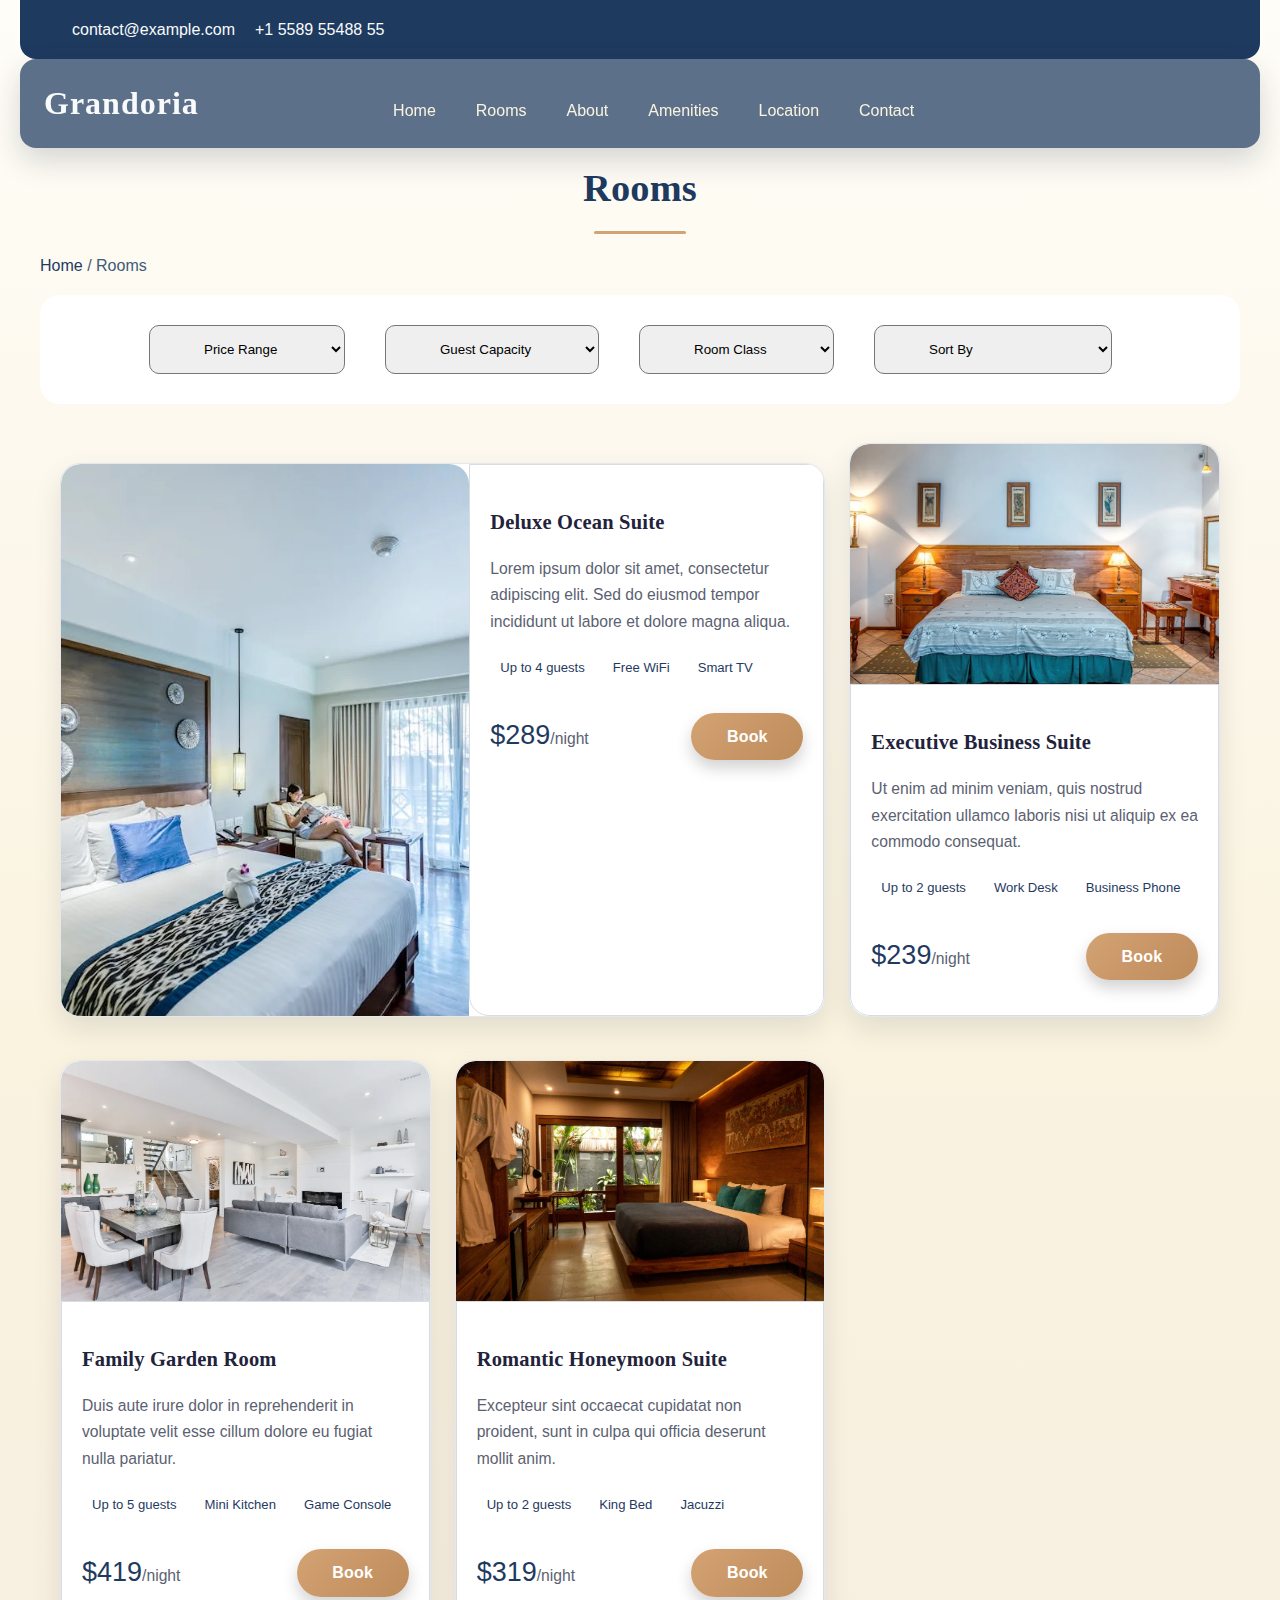
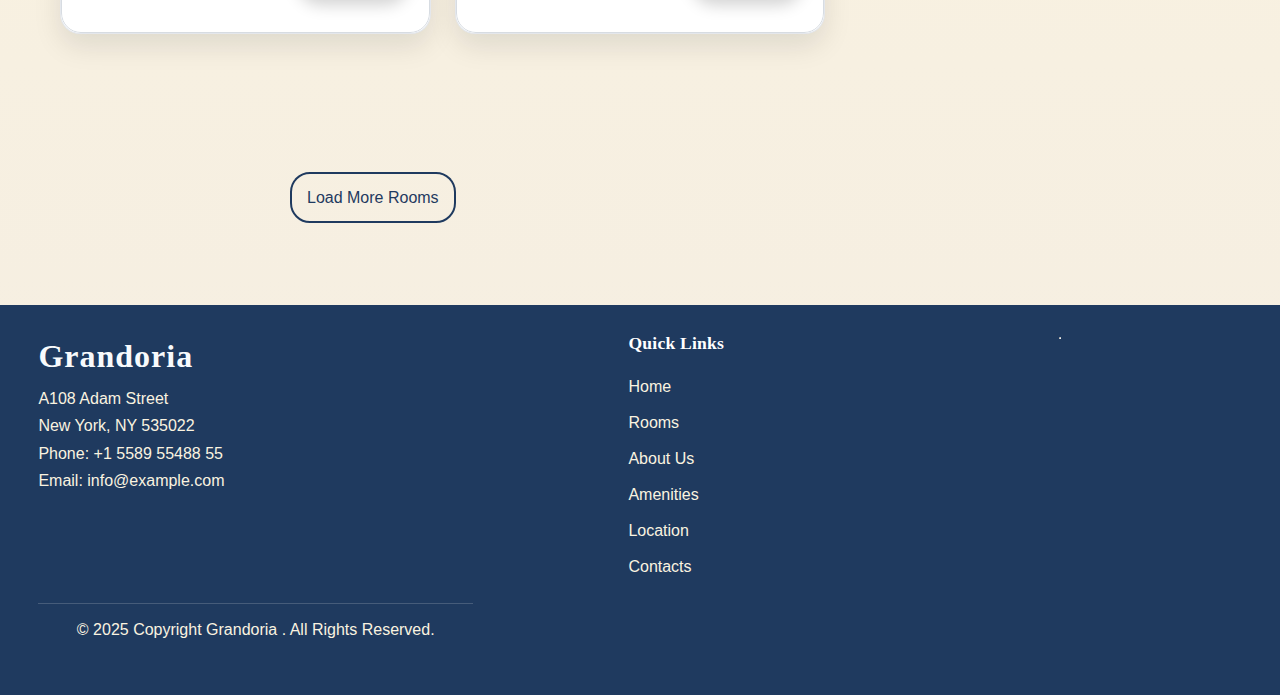
<file: rooms.html>
<html lang="en">
<head>
    <meta charset="UTF-8">
    <meta name="viewport" content="width=device-width, initial-scale=1.0">
    <title>ROOMS</title>
    <link href="style.css" rel="stylesheet">
</head>

<body>
    
     <!------------- HEADER --------==-->
    <section class="header">
        <div class="head-contact">
          <p>contact@example.com</p>
          <p>+1 5589 55488 55</p>
        </div>
        <div class="head-icon">
     
        </div>
    </section>

    <section class="nav-bar">
        <div class="logo">
            <h1>Grandoria</h1>
        </div>
        <ul  class="nav-links">
            <li><a href="index.html">Home</a></li>
            <li><a href="rooms.html">Rooms</a></li>
            <li><a href="#home">About</a></li>
            <li><a href="#home">Amenities</a></li>
            <li><a href="#home">Location</a></li>
            <li><a href="#home">Contact</a></li>
        </ul>
    </section>

    
    <!---------------------- ROOMS ---------------------->
    <section class="rooms">
        <div class="room-section">
        <div class="rooms-head">
            <h1>Rooms</h1>
            <p><a href="index.html">Home</a> <span>/ Rooms</span></p>
        </div>

        <div class="rooms-select">
            <div class="rooms-con">
                <select>
                    <option value="">Price Range</option>
                    <option value="1">$100 - $200</option>
                    <option value="2">$201 - $350</option>
                    <option value="3">$351+</option>
                </select>
                <select>
                    <option value="">Guest Capacity</option>
                    <option value="1">1-2 Guests</option>
                    <option value="2">2-4 Guests</option>
                    <option value="3">5+ Guests</option>
                </select>
                <select>
                    <option value="">Room Class</option>
                     <option value="1">Executive</option>
                     <option value="2">Popular</option>
                     <option value="3">Premium</option>
                     <option value="4">Family</option>
                     <option value="5">Bussines</option>
                </select>
                 <select>
                    <option value="">Sort By</option>
                    <option value="1">Price : Low to Hight</option>
                    <option value="2">price : High to Low</option>
                    <option value="3">Room Size</option>
                </select>
                
            </div>
        </div>
        
        <div class="rooms-container">

            <div class="room">
              <img src="img/hotel/room-1.webp">
              <div class="room-desc">
                <h3>Deluxe Ocean Suite</h3>
                <p>Lorem ipsum dolor sit amet, consectetur adipiscing elit. Sed do eiusmod tempor incididunt ut labore et dolore magna aliqua.</p>
                <div class="room-desc-icons">
                  <p>Up to 4 guests</p>
                  <p>Free WiFi</p>
                  <p>Smart TV</p>
                </div>
                <div class="book">
                      <p><span class="price">$289</span>/night</p>
                      <a href="#gg">Book</a>
                </div>
              </div>
            </div>

            <div class="room">
              <img src="img/hotel/room-6.webp">
              <div class="room-desc">
                  <h3>Executive Business Suite</h3>
                  <p>Ut enim ad minim veniam, quis nostrud exercitation ullamco laboris nisi ut aliquip ex ea commodo consequat.</p>
                <div class="room-desc-icons">
                  <p>Up to 2 guests</p>
                  <p>Work Desk</p>
                  <p>Business Phone</p>
                </div>
                <div class="book">
                      <p><span class="price">$239</span>/night</p>
                      <a href="#gg">Book</a>
                </div>
              </div>
            </div>

            <div class="room">
              <img src="img/hotel/room-15.webp">
              <div class="room-desc">
                  <h3>Family Garden Room</h3>
                  <p>Duis aute irure dolor in reprehenderit in voluptate velit esse cillum dolore eu fugiat nulla pariatur.</p>
                <div class="room-desc-icons">
                  <p>Up to 5 guests</p>
                  <p>Mini Kitchen</p>
                  <p>Game Console</p>
                </div>
                <div class="book">
                      <p><span class="price">$419</span>/night</p>
                      <a href="#gg">Book</a>
                </div>
              </div>
            </div>

            <div class="room">
              <img src="img/hotel/room-18.webp">
              <div class="room-desc">
                <h3>Romantic Honeymoon Suite</h3>
                <p>Excepteur sint occaecat cupidatat non proident, sunt in culpa qui officia deserunt mollit anim.</p>
                <div class="room-desc-icons">
                  <p>Up to 2 guests</p>
                  <p>King Bed</p>
                  <p>Jacuzzi</p>
                </div>
                <div class="book">
                      <p><span class="price">$319</span>/night</p>
                      <a href="#gg">Book</a>
                </div>
              </div>
            </div>   
        </div>
         
        <div class="load-room">
            <a href="#load">Load More Rooms</a>
         </div>

        </section>

        
    <!---------------- FOOTER -------------------->
    <section class="footer">
        <div class="logo">
            <h1>Grandoria</h1>
            <p>A108 Adam Street <br> New York, NY 535022 <br> Phone: +1 5589 55488 55 <br> Email: info@example.com</p>
        </div>
     
        <div class="QuickLinks">
            <h4>Quick Links</h4>
            <a href="index.html">Home</a>
            <a href="rooms.html">Rooms</a>
            <a href="about.html">About Us</a>
            <a href="amenities.html">Amenities</a>
            <a href="location.html">Location</a>
            <a href="contact.html">Contacts</a>
        </div>
        
        <hr> <p class="copyright">© 2025 Copyright Grandoria . All Rights Reserved.</p><br>

    </section>

</body>
</html>
</file>
<file: style.css>
html{
    scroll-behavior: smooth;
}
.color{
  .nav-color: rgba(255, 255, 255, 0.6);  /* The default color of the main navmenu links */
  color: var(--text-on-dark); /* Applied to main navmenu links when they are hovered over or active */
  background-color: var(--text-on-dark); /* Used as the background color for mobile navigation menu */
  color: var(--text-on-dark); /* Used as the background color for dropdown items that appear when hovering over primary navigation items */
  --nav-dropdown-color: var(--secondary); /* Used for navigation links of the dropdown items in the navigation menu. */
  -dropdown-hover-color: var(--primary); /* Similar to --nav-hover-color, this color is applied to dropdown navigation links when they are hovered over. */
}

.top-contact{
    display: flex;
    justify-content: space-between;
    align-items: center;
    gap: 12px;
    padding: 8px 18px;
    background: rgba(31, 58, 95, 0.94);
    color: var(--text-on-dark);
}

.top-contact-info{
    display: flex;
    flex-wrap: wrap;
    gap: 16px;
}

.top-contact-info a{
    color: var(--text-on-dark);
    text-decoration: none;
    font-size: 0.88rem;
    opacity: 0.9;
}

.top-contact-info a:hover{
    opacity: 1;
}

.top-socials,
.footer-socials{
    display: flex;
    align-items: center;
    gap: 8px;
}

.social-link{
    width: 34px;
    height: 34px;
    border-radius: 50%;
    display: inline-grid;
    place-items: center;
    color: var(--text-on-dark);
    background: rgba(255, 255, 255, 0.14);
    border: 1px solid rgba(255, 255, 255, 0.24);
    transition: transform var(--dur-fast) var(--ease-smooth), background-color var(--dur-fast) var(--ease-smooth), border-color var(--dur-fast) var(--ease-smooth);
}

.social-link:hover{
    transform: translateY(-2px);
    background: rgba(212, 163, 115, 0.28);
    border-color: rgba(212, 163, 115, 0.8);
}

.social-link svg{
    width: 16px;
    height: 16px;
}

@media (max-width: 767.9px){
    .top-contact{
        flex-direction: column;
        align-items: flex-start;
        padding: 8px 12px;
    }

    .top-contact-info{
        gap: 10px;
    }
}

body{
    margin: 0;
    background-color: var(--surface);
    color: var(--text);
    font-family: sans-serif;
}

:root{
    --primary: #1f3a5f;
    --secondary: #3e5c76;
    --accent: #d4a373;
    --accent-strong: #be8b5b;
    --surface: #faf3e0;
    --card-bg: #ffffff;
    --text: #22223b;
    --text-muted: #5b6171;
    --text-on-dark: #f8fafc;
    --line: #d7dce2;
    --ease-smooth: cubic-bezier(0.22, 1, 0.36, 1);
    --dur-fast: 220ms;
    --dur-med: 420ms;
}

@keyframes fadeUpIn {
    from {
        opacity: 0;
        transform: translateY(28px);
    }
    to {
        opacity: 1;
        transform: translateY(0);
    }
}

.header{
    background-color:var(--primary);
    display: flex;
    justify-content: space-between;
    color: var(--text-on-dark);
}

.head-contact{
    display: flex;
    padding: 0 40px;
    gap:20px;
}

.nav-bar{
    display: flex;
    background-color:var(--secondary);
    justify-content: space-between;
}

.logo h1{
    color: var(--text-on-dark);
    font-family: "Cinzel Decorative", serif;
    letter-spacing: 1px;
    margin-left: 10%;
}

.nav-links{
    display: flex;
    list-style-type: none;
    gap: 40px;
    margin-top: 2.5%;
    margin-right: 27%;
}

.nav-links a{
    text-decoration: none;
    color: var(--surface);
}

.nav-links a:hover{
    color: var(--text-on-dark);
}

@media(max-width:767.9px){
    .nav-links{
        display:none;
}
}

@media(min-width:768px){
    .logo h1{
    color: var(--text-on-dark);
    margin-left: 25%;
}
}

/* ========== HERO =============*/
.hero{
    position: relative;
    overflow: hidden;
    height: 88%;
    margin-top: -50%;
    border-radius: none;
}

.hero-slideshow{
    position: absolute;
    inset: 0;
    z-index: -1;
}

.hero img{
     border-radius: none;
}

.hero-slide{
    position: absolute;
    inset: 0;
    width: 100%;
    height: 100%;
    object-fit: cover;
    opacity: 0;
    transition: opacity 1s ease-in-out;
}

.hero-slide.active{
    opacity: 1;
}

.overlay{
  position: absolute;
  inset: 0;
  background-color: rgba(0, 0, 0, 0.5);
  z-index: 0;
}

.hero-contents ,.hero-form{
    z-index: 10;
    position: relative;
    padding: 20px;
}

.nav-bar, .header{
     z-index: 10;
    position: relative;
}

.hero-contents h1{
   font-size: 40px;
   font-weight: bold;
   color: var(--text-on-dark);
}

.hero-contents p{
    color: var(--surface);
    font-size: 18px;
}

.booking{
    background-color: var(--card-bg);
    display: flex;
    flex-direction: column;
    padding: 20px;
    border-radius: 20px;
    gap: 20px;
}
.booking input, .booking select, .booking textarea{
    padding: 15px;
    border-radius: 10px;
    border: 1px solid var(--line);
}

.booking button{
   background-color:var(--accent);
   color: var(--text-on-dark);
   font-size: 18px;
   width: 50%;
   margin-left: 20%;
   padding: 15px;
   border: none;
   border-radius: 20px;
}

.booking h2{
    text-align: center;
}

.hero-cta{
    display: flex;
    flex-direction: row;
    gap: 20px;
    margin-top: 10%;
}

.hero-cta a{
    text-decoration: none;
    border-radius: 20px;
    padding: 15px;
    transition: transform var(--dur-fast) var(--ease-smooth), box-shadow var(--dur-fast) var(--ease-smooth), background-color var(--dur-fast) var(--ease-smooth), color var(--dur-fast) var(--ease-smooth);
}

.hero-cta a:hover{
    transform: translateY(-2px);
    box-shadow: 0 10px 24px rgba(0, 0, 0, 0.25);
}

.hr-1 a{
    background-color: var(--accent);
    color: var(--text-on-dark);
    border: 2px solid var(--accent);
}

.hr-2 a{
    border: 2px solid var(--text-on-dark);
    color: var(--text-on-dark);
}

@media(min-width:768px) {
    .hero{
    display: grid;
    grid-template-columns: repeat(2,1fr);
}
    
   .hero-contents{
    padding: 40px;
   }
   .booking{
    display: grid;
    grid-template-columns: repeat(2,1fr);
    flex-wrap: wrap;
    margin-top: 10%;
   }

    .booking textarea{
        max-height: 50px;
        min-height: 50px;
        min-width: 260px;
        max-width: 260px;
    }

    .booking button{
       font-size: 18px;
       width: 100%;
       margin-left: 50%;
       padding: 15px;
}

    .hero-cta{
        margin-top: 7%;
    }
}


/* ========== ABOUT ========= */
.about{
    margin-top: 20%;
    padding: 10px;
    animation: fadeUpIn .8s var(--ease-smooth) both;
}
.abt-image{
    padding: 10px;
    position: relative;
    display: flex;
    justify-content: center;
    height: 80%;
    margin-top: 30%;
}

.abt-main{
   width: 100%;
   max-width: 560px;
   margin-top: 15%;
   height: 80%;
   border-radius: 24px;
   overflow: hidden;
   position: relative;
   background-color: transparent;
}

.abt-main img {
   width: 100%;
   margin-top: 2%;
   border-radius: 20px;
   object-fit: cover;
   height: -40px;
   transition: transform var(--dur-med) var(--ease-smooth), filter var(--dur-med) var(--ease-smooth);
}

.abt-main::before{
    content: "";
    position: absolute;
    inset: 0;
    z-index: 2;
    pointer-events: none;
    transition: opacity var(--dur-med) var(--ease-smooth);
}

.abt-main::after{
    content: "";
    position: absolute;
    inset: 16px;
    border-radius: 16px;
    z-index: 3;
    pointer-events: none;
    transition: opacity var(--dur-med) var(--ease-smooth), transform var(--dur-med) var(--ease-smooth);
}

.abt-main:hover img{
    transform: scale(1.04);
    filter: saturate(1.08);
}

.abt-main:hover::before{
    opacity: 0.62;
}

.abt-main:hover::after{
    opacity: 0.9;
    transform: scale(0.98);
}

.abt-cont{
    padding: 20px;
    text-align: center;
}

.abt-cont-desc{
    color:var(--primary);
    font-size: 20px;
}

.abt-cont p{
    color:var(--text-muted);
}

.abt-cont-numb{
   margin-top: 15%;
}

.abt-cont-item h2{
    color: var(--primary);
    font-size: 33px;
}

.abt-cont-item p{
    margin-top: -5%;
}

.abt-cta{
    margin-top: 10%;
}

.abt-cta a{
    text-decoration: none;
    padding: 15px 100px;
    border-radius: 10px;
    width: 100%;
    transition: transform var(--dur-fast) var(--ease-smooth), box-shadow var(--dur-fast) var(--ease-smooth), background-color var(--dur-fast) var(--ease-smooth), color var(--dur-fast) var(--ease-smooth);
}

.abt-cta a:hover{
    transform: translateY(-2px);
    box-shadow: 0 8px 20px rgba(0, 0, 0, 0.16);
}

.abt-cta-1 a{
    color: var(--text-on-dark);
    background-color: var(--accent);
}

.abt-cta-2{
    margin-top: 13%;
}
.abt-cta-2 a{
    color:var(--primary);
    background-color: transparent;
    border: 2px solid var(--primary);
}

@media(min-width:768px){
    .about{
        display: grid;
        grid-template-columns: repeat(2,1fr);
        margin-top: 5%;
    }
    .abt-image{
        margin-top: 8%;
    }
    .abt-main img {
        height: 500px;
    }

    .abt-cta{
        display: flex;
        gap: 20px;
    }

    .abt-cta a{
       padding: 15px 80px;
       border-radius: 10px;
       width: 100%;
}   
    .abt-cta-2{
    margin-top: 0%;
}

    .abt-cont-numb{
        display: flex;
        gap: 20px;
        margin-left: 10%;
        margin-top: -3%;
    }
}
/* ============= ROOMS ===============*/
.rooms{
    padding: 20px;
    animation: fadeUpIn .8s var(--ease-smooth) both;
}

.room{
    margin-top: 5%;
    transition: transform var(--dur-med) var(--ease-smooth), box-shadow var(--dur-med) var(--ease-smooth);
}

.rooms .room:hover,
.events .room:hover,
.offers .room:hover{
    transform: translateY(-8px);
}

.rooms h1{
    text-align: center;
}
.room img{
    border-radius: 20px 20px 0 0;
    width: 100%;
    height: 20%;
    transition: transform var(--dur-med) var(--ease-smooth);
}

.room-desc{
    padding: 10px;
    border: 1px solid var(--line);
    border-radius: 0 0 20px 20px;
    transition: box-shadow var(--dur-med) var(--ease-smooth), border-color var(--dur-med) var(--ease-smooth);
}

.rooms .room:hover .room-desc,
.events .room:hover .room-desc,
.offers .room:hover .room-desc{
    box-shadow: 0 12px 28px rgba(0, 0, 0, 0.14);
    border-color: rgba(31, 58, 95, 0.24);
}


.room-desc-icons{
    display: flex;
    gap: 20px;
    margin-top: -5%;
}

.room-desc p{
    color: var(--text-muted);
}

.room-desc span{
    color:var(--primary);
    font-size: 27px;
}

.book{
    margin-top: -2%;
    display: flex;
    justify-content: space-between;
}

.book a{
    color: var(--text-on-dark);
    padding: 10px 30px;
    text-align: center;
    height: 20%;
    border-radius: 10px;
    background-color: var(--accent);
    text-decoration: none;
    transition: transform var(--dur-fast) var(--ease-smooth), background-color var(--dur-fast) var(--ease-smooth), box-shadow var(--dur-fast) var(--ease-smooth);
}

.book a:hover{
    transform: translateY(-2px);
    background-color: var(--accent-strong);
    box-shadow: 0 8px 18px rgba(0, 0, 0, 0.2);
}

.rooms-container-2{
    text-align: center;
}

.rooms-container-2 .book{
    text-align: center;
}

@media(min-width:768px){
    .rooms-container, .rooms-container-2, .events-co , .offers-container{
        display: grid;
        grid-template-columns: repeat(6,1fr);
        gap: 20px;
    }

    .room{
        display: grid;
        grid-column: span 2;
    }

    .room img{
        height: auto;
    }
}

/* ========== EVENTS ==========*/
.events{
    padding: 20px;
    animation: fadeUpIn .8s var(--ease-smooth) both;
}

.events h1{
    text-align: center;
}

.events h2{
   color: var(--primary);
}
.events p{
    color: var(--text-muted);
}
.events .room-desc-icons{
    display: flex;
    flex-direction: column;
    gap: 0;
    margin-top: -6%;
}

.events .room a , .offers .room a{
    color: var(--primary);
    text-decoration: none;
    font-weight: bold;
}

.events .room-desc{
    padding: 20px 20px;
    margin-top: -7%;
}

.events .room img{
    height: 20%;
}

@media(min-width:768px){
   .events .room img{
    height: 80%;
}

   .events .room-desc{
    margin-top: -14%;
}
}

/* ===========  OFFERS ==========*/
.offers h1{
   text-align: center;
}

.offers{
    animation: fadeUpIn .8s var(--ease-smooth) both;
}

.offers .room{
    padding: 20px;
}

.offers .room-desc{
    border: 2px solid var(--primary);
}

.offers .room img{
    border:2px solid ;
    border-bottom: none;
}

.offers .room img{
    height: 100%;
    width: 120%;
    margin-left: -6%;
    margin-top: -6%;
    border: none;
}

.offers .offers-price{
    text-decoration: line-through;
    color:var(--text-muted);
    font-size: 16px;
}

.offers .price{
    color:var(--primary);
    font-size: 25px;
    margin-left: 2%;
}

.offers .room-desc a {
    text-decoration: none;
    background-color: var(--accent);
    color: var(--text-on-dark);
    border-radius: 10px;
    padding: 15px 100px;
    transition: transform var(--dur-fast) var(--ease-smooth), background-color var(--dur-fast) var(--ease-smooth), box-shadow var(--dur-fast) var(--ease-smooth);
}

.offers .room-desc a:hover{
    transform: translateY(-2px);
}

.offers .room-desc .bookk, .offers .room-desc .bookkk{
    margin-top: 10%;
    width: 100%;
    margin-left: 10%;
}

.offers .room-desc .bookkk a{
     padding: 15px 80px;
}

@media(min-width:768px){
    .offers .room img{
        height: auto;
    }
}
/* ========== LOCATION-BRIF ============ */
.location-brief{
    padding: 40px;
    animation: fadeUpIn .8s var(--ease-smooth) both;
}

.location-head{
    text-align: center;
}

.location-contents{
    padding: 10px;
    padding: 2px 20px;
    height: 30%;
    margin: 6%;
    border-radius: 20px;
    background-color: var(--primary);
    color: var(--text-on-dark);
}

.location{
    background-color: var(--secondary);
    padding: 5px 20px;
    border-radius: 10px;
    margin-top: 5%;
    transition: transform var(--dur-med) var(--ease-smooth), background-color var(--dur-med) var(--ease-smooth);
}

.location:hover{
    transform: translateX(6px);
    background-color: #58748e;
}

.location-1{
    background-color:var(--card-bg);
    color:var(--primary);
    margin-top: 5%;
    text-align: center;
    padding: 15px;
    border-radius: 10px;
    transition: transform var(--dur-fast) var(--ease-smooth), box-shadow var(--dur-fast) var(--ease-smooth);
}

.location-1:hover{
    transform: translateY(-2px);
    box-shadow: 0 8px 18px rgba(0, 0, 0, 0.16);
}

.location-1 a{
    text-decoration: none;
    margin-top: 20%;
    color: var(--primary);
}

@media(min-width:768px){
    .location-brief{
        display: grid;
        grid-template-columns: repeat(2,1fr);
    }
}
/* =========== GALLERY ==========*/
.galery-container{
    display: flex;
    flex-direction: row;
    gap: 12px;
    overflow-x: auto;
    padding: 10px;
    scroll-snap-type: x mandatory;
    scroll-behavior: smooth;
    scrollbar-width: none;
    -webkit-overflow-scrolling: touch;
}
.galery-container::-webkit-scrollbar{
    display: none;
}
.galery-container .photos{
    flex: 0 0 85%;
    border-radius: 10px;
    scroll-snap-align: start;
}

.photos img{
    width: 100%;
    height: 240px;
    object-fit: cover;
    border-radius: 20px;
    display: block;
    transition: transform var(--dur-med) var(--ease-smooth), filter var(--dur-med) var(--ease-smooth);
}

.photos:hover img{
    transform: scale(1.04);
    filter: saturate(1.1);
}

.galery-brief a{
    background-color: var(--accent);
    color: var(--text-on-dark);
    padding: 5%;
    border-radius: 20px;
    text-decoration: none;
}

.gallerylink{
    margin-left: 20%;
    margin-top: 10%;
}

.gallerylink a{
     background-color: var(--accent);
    color: var(--text-on-dark);
    padding: 5%;
    border-radius: 20px;
    text-decoration: none;
    transition: transform var(--dur-fast) var(--ease-smooth), background-color var(--dur-fast) var(--ease-smooth), box-shadow var(--dur-fast) var(--ease-smooth);
}

.gallerylink a:hover{
    transform: translateY(-2px);
    background-color: var(--accent-strong);
    box-shadow: 0 8px 18px rgba(0, 0, 0, 0.2);
}

@media(min-width:768px){
    .galery-container .photos{
        flex: 0 0 35%;
    }

    .photos img{
        height: 320px;
        border-radius: 20px;
    }

    .gallerylink{
        margin-top: 12%;
        margin-left: 40%;
    }

    .gallerylink a{
        padding: 20px;
    }
}

/* ================ FOOTER ================= */
.footer {
    background-color: var(--primary);
    margin-top: 10%;
    animation: fadeUpIn .8s var(--ease-smooth) both;
}

.footer .logo{
    display: flex;
    flex-direction: column;
    padding: 20px;
    color: var(--surface);
}

.footer .logo h1{
    margin-left: 0px;
}

.footer .logo p{
    margin-top: -10px;
}

.QuickLinks{
    display: flex;
    flex-direction: column;
    padding: 20px;
}

.QuickLinks , .contact-info{
    display: flex;
    flex-direction:column;
}

.QuickLinks a:hover{
    color: var(--text-on-dark);
}

.contact-info a:hover{
    color: var(--text-on-dark);
}

.QuickLinks h4{
    font-size: 25px;
    color: var(--text-on-dark);
}

.QuickLinks a{
    padding: 10px;
    text-decoration: none;
    color: var(--surface);
    margin-top: -2%;
    transition: color var(--dur-fast) var(--ease-smooth), transform var(--dur-fast) var(--ease-smooth);
}

.QuickLinks a:hover{
    transform: translateX(4px);
}

@media (prefers-reduced-motion: reduce){
    *,
    *::before,
    *::after{
        animation: none !important;
        transition: none !important;
        scroll-behavior: auto !important;
    }
}

.copyright{
    text-align: center;
    color: var(--surface);
    background-color: var(--primary);
}

@media(min-width:768px){
    .footer {
        display: grid;
        grid-template-columns: repeat(4,1fr);
        justify-content: center;
    }

    .copyright{
    margin-top: -2.7%;
    padding: 10px;
}

    .footer .QuickLinks{
        margin-left: 20%;
    }
}
/* ////// ============ ROOMS ============= \\\\\\ */
.rooms-select{
    background-color: var(--card-bg);
    padding: 10px;
    border-radius: 20px;
}

.rooms-head span{
   color:var(--secondary);
}

.rooms-head h1{
    text-align: left;
    font-size: 25px;
}

.rooms-head a{
    text-decoration: none;
    color: var(--primary);
}

.rooms-con{
    padding: 20px;
    gap: 20px;
    display: flex;
    flex-direction: column;
}

.rooms-con select{
    padding: 15px;
    border-radius: 10px;
}

.room-section img{
    height: 30%;
}

.load-room{
    border-radius: 20px;
    padding: 10px;
    margin-left: 20%;
    margin-top: 10%;
}

.load-room a{
    background-color: transparent;
    color:var(--primary);
    border: 2px solid var(--primary);
    text-decoration: none;
    padding: 15px;
    border-radius: 20px;
}

@media(min-width:768px){
    .rooms-con{
    padding: 20px 40px;
    gap: 40px;
    display: flex;
    flex-direction: row;
    margin-left: 5%;
}

   .rooms-con select{
    padding: 15px 50px;
}

   .room-section .rooms-container{
    display: grid;
    grid-template-columns: repeat(12,1fr);
    gap: 30px;
    padding: 20px;
   }

   .rooms-section .room{
      display: grid;
      grid-column: span 4;
     width: 100%;
   }

   .rooms-section .room img{
    width: 100%;
   }
}

/* ===== Grandoria-like Visual Refresh ===== */
body{
    font-family: "Manrope", sans-serif;
    line-height: 1.7;
    background: linear-gradient(180deg, #fffdf8 0%, var(--surface) 45%, #f4ede2 100%);
}

h1, h2, h3, h4{
    font-family: "Playfair Display", serif;
    letter-spacing: 0.2px;
}

.header, .nav-bar, .hero-contents, .hero-form, .about, .rooms, .events, .offers, .location-brief, .galery-brief{
    max-width: 1180px;
    margin-left: auto;
    margin-right: auto;
}

.header{
    border-radius: 0 0 16px 16px;
    padding: 0 12px;
}

.nav-bar{
    align-items: center;
    padding: 8px 16px;
    margin-top: 0;
    margin-bottom: -92px;
    border-radius: 16px;
    position: sticky;
    top: 10px;
    z-index: 30;
    background-color: rgba(31, 58, 95, 0.72);
    backdrop-filter: blur(7px);
    box-shadow: 0 12px 30px rgba(19, 33, 56, 0.18);
}

.logo h1{
    font-size: clamp(1.6rem, 2.6vw, 2rem);
    font-family: "Cinzel Decorative", serif;
    letter-spacing: 1px;
    margin: 0;
}

.hero{
    min-height: 86vh;
    border-radius: 0;
    margin-top: 0;
    padding-top: 92px;
    box-shadow: 0 24px 60px rgba(17, 23, 35, 0.25);
}

.overlay{
    background: linear-gradient(100deg, rgba(14, 25, 41, 0.72), rgba(14, 25, 41, 0.42), rgba(14, 25, 41, 0.2));
}

.hero-contents{
    padding: clamp(24px, 4vw, 56px);
    display: flex;
    flex-direction: column;
    justify-content: center;
}

.hero-contents h1{
    font-size: clamp(2rem, 4.6vw, 4rem);
    line-height: 1.06;
    margin-bottom: 14px;
}

.hero-contents p{
    max-width: 62ch;
    color: rgba(248, 250, 252, 0.92);
}

.hr-service{
    display: flex;
    flex-wrap: wrap;
    gap: 10px;
    margin-top: 14px;
}

.hr-service p{
    margin: 0;
    padding: 8px 12px;
    border-radius: 999px;
    background: rgba(255, 255, 255, 0.14);
    border: 1px solid rgba(255, 255, 255, 0.25);
    font-size: 0.9rem;
}

.hero-form{
    display: flex;
    align-items: center;
    justify-content: center;
    padding: clamp(14px, 2vw, 28px);
}

.booking{
    border-radius: 18px;
    background: rgba(255, 255, 255, 0.18);
    border: 1px solid rgba(255, 255, 255, 0.35);
    backdrop-filter: blur(12px);
    -webkit-backdrop-filter: blur(12px);
    box-shadow: 0 20px 38px rgba(15, 22, 34, 0.32);
}

.booking input,
.booking select,
.booking textarea{
    background: rgba(255, 255, 255, 0.9);
}

.booking button{
    font-weight: 700;
}

.about, .rooms, .events, .offers, .location-brief, .galery-brief{
    margin-top: 54px;
}

.rooms h1, .events h1, .offers h1{
    font-size: clamp(1.8rem, 3.2vw, 2.8rem);
    margin-bottom: 18px;
    color: var(--primary);
}

.rooms h1::after, .events h1::after, .offers h1::after{
    content: "";
    display: block;
    width: 92px;
    height: 3px;
    border-radius: 2px;
    background: var(--accent);
    margin: 10px auto 0;
}

.abt-cont h1{
    font-size: clamp(1.8rem, 3.2vw, 2.8rem);
    margin-bottom: 6px;
}

.abt-cont p, .room-desc p, .events p, .offers p{
    font-size: 0.98rem;
}

.room{
    border-radius: 20px;
    overflow: hidden;
}

.room-desc{
    background-color: var(--card-bg);
}

.rooms .room img, .events .room img, .offers .room img{
    height: 240px;
    object-fit: cover;
}

.events .room-desc, .offers .room-desc{
    margin-top: 0;
}

.location-brief{
    gap: 22px;
}

.location-contents{
    box-shadow: 0 18px 36px rgba(17, 29, 47, 0.18);
}

.locaton-map iframe{
    width: 100%;
    min-height: 540px;
    border: 0;
    box-shadow: 0 18px 32px rgba(0, 0, 0, 0.16);
}

.galery-brief{
    margin-bottom: 12px;
}

.footer{
    border-radius: 0;
    margin-top: 64px;
    padding-top: 22px;
    max-width: none;
    width: 100%;
    padding-left: 20px;
    padding-right: 20px;
}

.copyright{
    margin-top: 0;
    width: 100%;
    max-width: none;
    border-top: 1px solid rgba(248, 250, 252, 0.18);
    padding: 14px 20px;
    box-sizing: border-box;
}

@media(max-width:767.9px){
    .header{
        border-radius: 0;
    }

    .head-contact{
        padding: 0 14px;
        gap: 12px;
        font-size: 0.85rem;
    }

    .nav-bar{
        border-radius: 0;
        margin-top: 0;
        margin-bottom: -74px;
        top: 0;
        background-color: rgba(31, 58, 95, 0.8);
    }

    .hero{
        min-height: 94vh;
        border-radius: 0;
        padding-top: 74px;
    }

    .hero-form{
        padding-top: 0;
    }

    .booking{
        box-shadow: 0 14px 28px rgba(12, 19, 31, 0.25);
    }

    .rooms .room img, .events .room img, .offers .room img{
        height: 220px;
    }

    .locaton-map iframe{
        min-height: 420px;
    }
}

/* ===== Amenities + Testimonials ===== */
.amenities,
.testimonials{
    max-width: 1180px;
    margin: 54px auto 0;
    padding: 0 20px;
}

.section-intro{
    text-align: center;
    margin-bottom: 22px;
}

.section-intro h1{
    font-size: clamp(1.8rem, 3.2vw, 2.8rem);
    color: var(--primary);
    margin-bottom: 8px;
}

.section-intro p{
    margin: 0 auto;
    max-width: 62ch;
    color: var(--text-muted);
}

.amenities-grid{
    display: grid;
    grid-template-columns: repeat(auto-fit, minmax(240px, 1fr));
    gap: 20px;
}

.amenity-card{
    background: var(--card-bg);
    border-radius: 18px;
    overflow: hidden;
    border: 1px solid var(--line);
    box-shadow: 0 14px 28px rgba(10, 18, 31, 0.08);
    transition: transform var(--dur-med) var(--ease-smooth), box-shadow var(--dur-med) var(--ease-smooth), border-color var(--dur-med) var(--ease-smooth);
}

.amenity-card:hover{
    transform: translateY(-8px);
    border-color: rgba(212, 163, 115, 0.6);
    box-shadow: 0 22px 36px rgba(10, 18, 31, 0.16);
}

.amenity-card img{
    width: 100%;
    height: 210px;
    object-fit: cover;
    display: block;
}

.amenity-body{
    padding: 16px 16px 20px;
}

.amenity-body h3{
    margin: 0 0 6px;
    color: var(--primary);
    font-size: 1.25rem;
}

.amenity-body p{
    margin: 0;
    color: var(--text-muted);
}

.testimonials{
    padding-bottom: 8px;
}

.testimonials-grid{
    display: grid;
    grid-template-columns: repeat(auto-fit, minmax(250px, 1fr));
    gap: 20px;
}

.testimonial-card{
    background: linear-gradient(150deg, #ffffff, #f7efe4);
    border: 1px solid rgba(31, 58, 95, 0.1);
    border-radius: 18px;
    padding: 22px;
    box-shadow: 0 14px 32px rgba(12, 18, 29, 0.1);
    transition: transform var(--dur-med) var(--ease-smooth), box-shadow var(--dur-med) var(--ease-smooth);
}

.testimonial-card:hover{
    transform: translateY(-6px);
    box-shadow: 0 20px 36px rgba(12, 18, 29, 0.15);
}

.testimonial-card .quote{
    margin: 0 0 18px;
    color: var(--text);
    font-size: 0.98rem;
}

.guest{
    display: flex;
    align-items: center;
    gap: 12px;
}

.avatar{
    width: 46px;
    height: 46px;
    border-radius: 50%;
    background: var(--primary);
    color: var(--text-on-dark);
    display: grid;
    place-items: center;
    font-weight: 700;
}

.guest h4{
    margin: 0;
    color: var(--primary);
    font-size: 1rem;
}

.guest span{
    color: var(--text-muted);
    font-size: 0.9rem;
}

.stars{
    margin: 14px 0 0;
    color: var(--accent);
    letter-spacing: 2px;
    font-size: 0.95rem;
}

@media(max-width:767.9px){
    .amenities,
    .testimonials{
        margin-top: 46px;
        padding: 0 14px;
    }

    .amenity-card img{
        height: 200px;
    }

    .testimonial-card{
        padding: 18px;
    }
}

/* Footer columns refinement */
.footer{
    display: grid;
    grid-template-columns: 1fr;
    gap: 24px;
    object-fit: cover;
    max-width: -30%;
    margin-left: -10%;
    overflow: hidden;
}

.footer .logo{
    gap: 8px;
    padding: 30px 90px;
    margin-left: 70px;
    justify-content: center;
    align-items: flex-start;
    text-align: left;
}

.footer-socials{
    margin-top: 12px;
}

/* ===== Global Responsive Stability (All Sections) ===== */
*,
*::before,
*::after{
    box-sizing: border-box;
}

img,
iframe{
    max-width: 100%;
}

section{
    width: 100%;
}

.top-contact,
.nav-bar,
.hero,
.about,
.rooms,
.events,
.offers,
.limited-offer,
.amenities,
.testimonials,
.location-brief,
.location-showcase,
.galery-brief,
.footer{
    width: 100%;
}

.hero{
    margin-top: 0 !important;
    height: auto !important;
    min-height: 85vh;
}

.about{
    margin-top: 44px;
}

.about,
.rooms,
.events,
.offers,
.limited-offer,
.amenities,
.testimonials,
.location-brief,
.location-showcase,
.galery-brief{
    padding-left: 16px;
    padding-right: 16px;
}

.rooms-container,
.rooms-container-2,
.events-co,
.offers-container,
.amenities-grid,
.testimonials-grid,
.location-grid{
    display: grid;
    gap: 18px;
}

.rooms-container,
.events-co,
.offers-container{
    grid-template-columns: 1fr;
}

.rooms-container-2,
.amenities-grid,
.testimonials-grid,
.location-grid{
    grid-template-columns: repeat(2, minmax(0, 1fr));
}

.room img,
.offers .room img,
.events .room img,
.location-card img,
.galery-container .photos img{
    width: 100%;
    height: 230px;
    object-fit: cover;
}

.limited-offer{
    grid-template-columns: 1fr;
    gap: 16px;
}

.limited-offer-media img{
    min-height: 260px;
}

.location-brief{
    display: grid;
    grid-template-columns: 1fr;
    gap: 18px;
}

.locaton-map{
    min-height: 320px;
}

.locaton-map iframe{
    width: 100%;
    min-height: 320px;
    height: 100%;
}

.gallery-carousel{
    gap: 8px;
}

.galery-container .photos{
    flex: 0 0 78%;
}

.full-gallery-grid{
    grid-template-columns: repeat(2, minmax(0, 1fr));
}

.footer{
    padding-left: 16px !important;
    padding-right: 16px !important;
}

/* >= 576px */
@media (min-width: 576px){
    .galery-container .photos{
        flex-basis: 60%;
    }

    .room img,
    .offers .room img,
    .events .room img{
        height: 250px;
    }
}

/* >= 768px */
@media (min-width: 768px){
    .top-contact,
    .nav-bar{
        padding-left: 24px;
        padding-right: 24px;
    }

    .about,
    .rooms,
    .events,
    .offers,
    .limited-offer,
    .amenities,
    .testimonials,
    .location-brief,
    .location-showcase,
    .galery-brief{
        padding-left: 24px;
        padding-right: 24px;
    }

    .hero{
        min-height: 80vh;
    }

    .about{
        display: grid;
        grid-template-columns: 1fr 1fr;
        align-items: center;
        gap: 24px;
    }

    .rooms-container,
    .events-co,
    .offers-container{
        grid-template-columns: repeat(2, minmax(0, 1fr));
    }

    .rooms-container-2,
    .amenities-grid,
    .testimonials-grid,
    .location-grid{
        grid-template-columns: repeat(3, minmax(0, 1fr));
    }

    .limited-offer{
        grid-template-columns: 1fr 1fr;
    }

    .location-brief{
        grid-template-columns: 1fr 1fr;
        align-items: stretch;
    }

    .location-contents,
    .locaton-map{
        height: 100%;
    }

    .locaton-map iframe{
        min-height: 100%;
    }

    .galery-container .photos{
        flex: 0 0 42%;
    }

    .full-gallery-grid{
        grid-template-columns: repeat(3, minmax(0, 1fr));
    }

    .footer{
        display: grid;
        grid-template-columns: 1.2fr 1fr 1fr;
        gap: 18px;
    }
}

/* >= 1024px */
@media (min-width: 1024px){
    .about,
    .rooms,
    .events,
    .offers,
    .limited-offer,
    .amenities,
    .testimonials,
    .location-brief,
    .location-showcase,
    .galery-brief{
        max-width: 1240px;
        margin-left: auto;
        margin-right: auto;
        padding-left: 20px;
        padding-right: 20px;
    }

    .rooms-container{
        grid-template-columns: repeat(3, minmax(0, 1fr));
    }

    .events-co,
    .offers-container{
        grid-template-columns: repeat(3, minmax(0, 1fr));
    }

    .rooms-container-2{
        grid-template-columns: repeat(4, minmax(0, 1fr));
    }

    .amenities-grid{
        grid-template-columns: repeat(4, minmax(0, 1fr));
    }

    .testimonials-grid{
        grid-template-columns: repeat(3, minmax(0, 1fr));
    }

    .location-grid{
        grid-template-columns: repeat(3, minmax(0, 1fr));
    }

    .galery-container .photos{
        flex: 0 0 30%;
    }

    .room img,
    .offers .room img,
    .events .room img{
        height: 260px;
    }
}

.footer .logo h1{
    margin-bottom: 4px;
}

.footer-line{
    margin: 0;
    line-height: 1.7;
}

.footer .QuickLinks,
.footer .services-links{
    display: flex;
    flex-direction: column;
    gap: 8px;
}

.footer .QuickLinks{
    text-align: center;
    margin-left: -38%;
    justify-content: center;
    align-items: center;
}

.footer .QuickLinks a{
     margin-top: -10%;
}

.footer .services-links{
    text-align: center;
    padding: 10px 18px;
    justify-content: center;
    align-items: center;
}

.footer .QuickLinks h4,
.footer .services-links h4{
    margin: 0 0 8px 0;
    color: white;
    font-size: 30px;
}

.footer .QuickLinks a,
.footer .services-links a{
    padding: 10px;
    margin-top: -10%;
    text-decoration: none;
    color: var(--surface);
    transition: color var(--dur-fast) var(--ease-smooth), transform var(--dur-fast) var(--ease-smooth);
}

.footer .QuickLinks a:hover,
.footer .services-links a:hover{
    color: var(--text-on-dark);
    transform: translateX(4px);
}

@media(min-width:768px){
    .footer{
        grid-template-columns: 1.3fr 1fr 1fr;
        align-items: start;
        column-gap: 38px;
    }

    .footer .QuickLinks{
        justify-self: center;
        text-align: center;
        justify-content: center;
        align-items: center;
    }

    .footer .services-links{
        justify-self: center;
        text-align: center;
        padding-right: 18px;
        justify-content: center;
        align-items: center;
    }

    .footer .logo{
        padding-left: 18px;
        justify-self: start;
        align-items: flex-start;
        text-align: left;
    }
}

/* ===== Nicehotel-like Premium Sections ===== */
.abt-main img{
    object-fit: cover;
    object-position: center 58%;
}

.rooms{
    position: relative;
}

.rooms .rooms-container{
    gap: 22px;
}

.rooms .room{
    border-radius: 20px;
    overflow: hidden;
    background: var(--card-bg);
    border: 1px solid rgba(31, 58, 95, 0.12);
    box-shadow: 0 12px 28px rgba(10, 19, 33, 0.1);
}

.rooms .room-desc{
    padding: 18px;
}

.rooms .room h3{
    font-size: 1.28rem;
    margin-bottom: 8px;
}

.rooms .room-desc-icons{
    gap: 8px;
    flex-wrap: wrap;
    margin-top: 8px;
}

.rooms .room-desc-icons p{
    margin: 0;
    padding: 6px 10px;
    font-size: 0.82rem;
    border-radius: 999px;
    color: var(--primary);
}

.rooms .book{
    margin-top: 12px;
    align-items: center;
}

.rooms-container-2{
    margin-top: 10px;
}

.rooms-container-2 .room-desc{
    display: flex;
    justify-content: space-between;
    align-items: center;
    gap: 12px;
}

@media(min-width:768px){
    .rooms .rooms-container{
        grid-template-columns: repeat(12, 1fr);
    }

    .rooms .rooms-container .room{
        grid-column: span 4;
    }

    .rooms .rooms-container .room:first-child{
        grid-column: span 8;
        display: grid;
        grid-template-columns: 1.15fr 1fr;
    }

    .rooms .rooms-container .room:first-child img{
        height: 100%;
        min-height: 380px;
    }
}

.limited-offer{
    max-width: 1180px;
    margin: 54px auto 0;
    padding: 0 20px;
    display: grid;
    grid-template-columns: 1fr;
    gap: 18px;
}

.limited-offer-media img{
    width: 100%;
    height: 100%;
    min-height: 320px;
    object-fit: cover;
    border-radius: 22px;
}

.limited-offer-content{
    border-radius: 22px;
    padding: 28px;
    background: linear-gradient(145deg, rgba(31, 58, 95, 0.95), rgba(62, 92, 118, 0.88));
    color: var(--text-on-dark);
}

.offer-tag{
    display: inline-block;
    padding: 6px 12px;
    border-radius: 999px;
    background: rgba(212, 163, 115, 0.2);
    border: 1px solid rgba(212, 163, 115, 0.5);
    color: #ffe5c7;
    font-size: 0.82rem;
}

.limited-offer-content h2{
    font-size: clamp(1.6rem, 2.8vw, 2.4rem);
    margin: 14px 0 10px;
}

.offer-points{
    display: grid;
    grid-template-columns: 1fr;
    gap: 6px;
    margin: 16px 0 20px;
}

.offer-points p{
    margin: 0;
}

.limited-offer-content a{
    display: inline-block;
    text-decoration: none;
    color: var(--text-on-dark);
    background: var(--accent);
    padding: 12px 18px;
    border-radius: 12px;
    font-weight: 700;
}

.limited-offer-content a:hover{
    background: var(--accent-strong);
}

@media(min-width:900px){
    .limited-offer{
        grid-template-columns: 1.1fr 1fr;
        align-items: stretch;
    }
}

.amenity-card{
    background: rgba(121, 181, 232, 0.14);
    border: 1px solid rgba(121, 181, 232, 0.42);
    backdrop-filter: blur(5px);
    -webkit-backdrop-filter: blur(5px);
}

.amenity-body{
    text-align: left;
}

.amenity-icon{
    width: 52px;
    height: 52px;
    border-radius: 12px;
    display: inline-grid;
    place-items: center;
    margin-bottom: 10px;
    font-size: 1.3rem;
    color: var(--primary);
    background: rgba(255, 255, 255, 0.58);
    border: 1px solid rgba(31, 58, 95, 0.18);
}

.location-showcase{
    max-width: 1180px;
    margin: 54px auto 0;
    padding: 0 20px;
}

.location-grid{
    display: grid;
    grid-template-columns: repeat(auto-fit, minmax(260px, 1fr));
    gap: 20px;
}

.location-card{
    border-radius: 18px;
    overflow: hidden;
    background: var(--card-bg);
    box-shadow: 0 14px 28px rgba(10, 18, 30, 0.1);
    border: 1px solid rgba(31, 58, 95, 0.1);
}

.location-card img{
    width: 100%;
    height: 220px;
    object-fit: cover;
}

.location-card-content{
    padding: 16px;
}

.location-card-content h3{
    margin: 0 0 6px;
    color: var(--primary);
}

.location-card-content p{
    margin: 0;
    color: var(--text-muted);
}

.galery-brief{
    max-width: 1180px;
    margin: 54px auto 0;
    padding: 0 20px;
}

.galery-container{
    display: grid;
    grid-template-columns: repeat(12, 1fr);
    gap: 14px;
    overflow: visible;
    padding: 0;
}

.galery-container .photos{
    grid-column: span 4;
    border-radius: 16px;
    overflow: hidden;
    transition: transform var(--dur-med) var(--ease-smooth), box-shadow var(--dur-med) var(--ease-smooth);
}

.galery-container .photos.wide{
    grid-column: span 8;
}

.galery-container .photos.tall img{
    height: 430px;
}

.galery-container .photos img{
    width: 100%;
    height: 280px;
    object-fit: cover;
}

.galery-container .photos.shift-up{
    transform: translateY(-12px);
}

.galery-container .photos.shift-down{
    transform: translateY(12px);
}

.galery-container .photos:hover{
    transform: translateY(-8px) scale(1.01);
    box-shadow: 0 18px 34px rgba(10, 19, 33, 0.16);
}

@media(max-width:900px){
    .galery-container{
        grid-template-columns: repeat(6, 1fr);
    }

    .galery-container .photos{
        grid-column: span 3;
    }

    .galery-container .photos.wide{
        grid-column: span 6;
    }

    .galery-container .photos.shift-up,
    .galery-container .photos.shift-down{
        transform: none;
    }
}

@media(max-width:640px){
    .limited-offer,
    .amenities,
    .testimonials,
    .location-showcase,
    .galery-brief{
        padding: 0 14px;
    }

    .galery-container{
        grid-template-columns: 1fr;
    }

    .galery-container .photos,
    .galery-container .photos.wide{
        grid-column: span 1;
    }

    .galery-container .photos.tall img,
    .galery-container .photos img{
        height: 240px;
    }
}

/* ===== Final Responsive Polish (360 / 768 / 1440+) ===== */
@media (max-width: 420px){
    .header{
        padding: 0 8px;
    }

    .head-contact{
        flex-direction: column;
        gap: 2px;
        padding: 8px 10px;
        font-size: 0.78rem;
    }

    .hero{
        min-height: 90vh;
        padding-top: 72px;
    }

    .hero-contents{
        padding: 18px 14px 10px;
    }

    .hero-contents h1{
        font-size: clamp(1.65rem, 8.5vw, 2.1rem);
    }

    .hero-contents p{
        font-size: 0.92rem;
    }

    .hero-cta{
        flex-direction: column;
        gap: 12px;
    }

    .hero-cta a{
        display: inline-block;
        text-align: center;
    }

    .booking{
        gap: 12px;
        padding: 14px;
    }

    .booking button{
        width: 100%;
        margin-left: 0;
    }

    .about, .rooms, .events, .offers, .amenities, .testimonials, .location-showcase, .galery-brief{
        margin-top: 40px;
    }

    .section-intro h1,
    .rooms h1,
    .events h1,
    .offers h1{
        font-size: clamp(1.45rem, 8vw, 1.9rem);
    }

    .rooms .room img,
    .events .room img,
    .offers .room img{
        height: 210px;
    }

    .limited-offer-content{
        padding: 20px 16px;
    }

    .amenity-card{
        border-radius: 14px;
    }

    .amenity-body{
        padding: 14px;
    }

    .testimonial-card{
        padding: 16px;
    }

    .location-card img{
        height: 190px;
    }

    .footer{
        width: 100%;
        padding-left: 14px;
        padding-right: 14px;
        gap: 16px;
    }

    .footer .logo,
    .footer .QuickLinks,
    .footer .services-links{
        margin: 0;
        padding: 8px 0;
    }

    .footer .QuickLinks a,
    .footer .services-links a{
        margin-top: 0;
        padding: 6px 0;
    }
}

@media (min-width: 768px) and (max-width: 1024px){
    .header, .nav-bar, .hero-contents, .hero-form, .about, .rooms, .events, .offers, .amenities, .testimonials, .location-brief, .location-showcase, .galery-brief{
        max-width: 94%;
    }

    .hero{
        min-height: 80vh;
    }

    .hero-contents{
        padding: 30px;
    }

    .hero-contents h1{
        font-size: clamp(2rem, 4.2vw, 3rem);
    }

    .booking{
        padding: 18px;
    }

    .rooms .rooms-container{
        grid-template-columns: repeat(6, 1fr);
    }

    .rooms .rooms-container .room{
        grid-column: span 3;
    }

    .rooms .rooms-container .room:first-child{
        grid-column: span 6;
    }

    .limited-offer{
        grid-template-columns: 1fr 1fr;
    }

    .amenities-grid{
        grid-template-columns: repeat(2, minmax(0, 1fr));
    }

    .testimonials-grid{
        grid-template-columns: repeat(2, minmax(0, 1fr));
    }

    .location-grid{
        grid-template-columns: repeat(2, minmax(0, 1fr));
    }

    .galery-container{
        grid-template-columns: repeat(8, 1fr);
    }

    .galery-container .photos{
        grid-column: span 4;
    }

    .galery-container .photos.wide{
        grid-column: span 8;
    }

    .footer{
        width: 100%;
        grid-template-columns: 1fr 1fr 1fr;
    }

    .footer .logo,
    .footer .QuickLinks,
    .footer .services-links{
        margin: 0;
    }
}

@media (min-width: 1280px){
    .header, .nav-bar, .hero-contents, .hero-form, .about, .rooms, .events, .offers, .amenities, .testimonials, .location-brief, .location-showcase, .galery-brief{
        max-width: 1240px;
    }

    .hero{
        min-height: 88vh;
    }

    .hero-contents h1{
        font-size: clamp(3rem, 4.8vw, 4.7rem);
    }

    .hero-contents p{
        font-size: 1.04rem;
    }

    .section-intro h1,
    .rooms h1,
    .events h1,
    .offers h1{
        font-size: clamp(2.3rem, 3vw, 3.2rem);
    }

    .rooms .rooms-container{
        gap: 24px;
    }

    .rooms .room-desc{
        padding: 20px;
    }

    .amenities-grid{
        grid-template-columns: repeat(4, minmax(0, 1fr));
    }

    .testimonials-grid{
        grid-template-columns: repeat(3, minmax(0, 1fr));
    }

    .location-grid{
        grid-template-columns: repeat(3, minmax(0, 1fr));
    }

    .galery-container{
        gap: 16px;
    }

    .galery-container .photos img{
        height: 300px;
    }

    .galery-container .photos.tall img{
        height: 450px;
    }

    .footer{
        max-width: none;
        padding-left: max(24px, calc((100vw - 1240px) / 2));
        padding-right: max(24px, calc((100vw - 1240px) / 2));
        width: 100%;
    }
}

/* ===== Requested Final Feature Set ===== */
.humbergur{
    display: none;
    border: 0;
    background: transparent;
    color: var(--text-on-dark);
    font-size: 1.7rem;
    line-height: 1;
    cursor: pointer;
}

@media (max-width: 1024px){
    .humbergur{
        display: inline-flex;
        align-items: center;
        justify-content: center;
    }

    .nav-links{
        position: absolute;
        top: 100%;
        right: 12px;
        width: min(280px, 90vw);
        display: none;
        flex-direction: column;
        gap: 10px;
        margin: 8px 0 0;
        padding: 14px;
        border-radius: 14px;
        background: rgba(31, 58, 95, 0.96);
        box-shadow: 0 16px 28px rgba(8, 14, 24, 0.34);
        z-index: 40;
    }

    .nav-links.open{
        display: flex;
    }
}

.offers .room{
    background-color: white;
    border: 1px solid rgba(31, 58, 95, 0.12);
    box-shadow: 0 16px 30px rgba(10, 18, 31, 0.12);
}

.offers .room-desc{
    position: relative;
}

.offers .room-desc::before{
    content: "Premium";
    position: absolute;
    top: 12px;
    right: 12px;
    font-size: 0.72rem;
    letter-spacing: 0.4px;
    color: #7d552d;
    background: #ffe8c7;
    border-radius: 999px;
    padding: 4px 9px;
}

.offer-timer{
    display: grid;
    grid-template-columns: repeat(4, minmax(0, 1fr));
    gap: 10px;
    margin: 14px 0 12px;
}

.offer-timer div{
    text-align: center;
    border-radius: 12px;
    background: rgba(255, 255, 255, 0.14);
    border: 1px solid rgba(255, 255, 255, 0.26);
    padding: 8px 6px;
}

.offer-timer span{
    display: block;
    font-size: 1.2rem;
    font-weight: 700;
    line-height: 1.1;
}

.offer-timer small{
    font-size: 0.72rem;
    opacity: 0.92;
}

@media (min-width: 992px){
    .location-brief{
        align-items: stretch;
    }

    .location-contents,
    .locaton-map{
        height: 100%;
    }

    .locaton-map iframe{
        height: 100%;
        min-height: 100%;
    }
}

/* gallery carousel (sides small, center big) */
.gallery-carousel{
    position: relative;
    display: flex;
    align-items: center;
    gap: 10px;
}

.gallery-nav{
    border: 0;
    width: 38px;
    height: 38px;
    border-radius: 50%;
    background: rgba(31, 58, 95, 0.9);
    color: var(--text-on-dark);
    cursor: pointer;
    z-index: 2;
}

.galery-container{
    display: flex;
    gap: 14px;
    overflow-x: auto;
    scroll-snap-type: x mandatory;
    scrollbar-width: none;
    padding: 12px 2px;
}

.galery-container::-webkit-scrollbar{
    display: none;
}

.galery-container .photos{
    flex: 0 0 34%;
    scroll-snap-align: center;
    opacity: 0.72;
    transform: scale(0.86);
    transition: transform var(--dur-med) var(--ease-smooth), opacity var(--dur-med) var(--ease-smooth), box-shadow var(--dur-med) var(--ease-smooth);
}

.galery-container .photos.is-active{
    opacity: 1;
    transform: scale(1.02);
    box-shadow: 0 18px 30px rgba(10, 18, 31, 0.2);
}

.galery-container .photos img{
    height: 300px;
    border-radius: 18px;
}

@media (max-width: 900px){
    .galery-container .photos{
        flex-basis: 74%;
    }

    .gallery-nav{
        display: none;
    }
}

.gallery-modal{
    position: fixed;
    inset: 0;
    background: rgba(10, 14, 21, 0.86);
    display: none;
    align-items: center;
    justify-content: center;
    z-index: 1000;
    padding: 20px;
}

.gallery-modal.show{
    display: flex;
}

.gallery-modal img{
    width: 100vw;
    height: 100vh;
    object-fit: contain;
    border-radius: 0;
}

.gallery-modal-close{
    position: absolute;
    top: 20px;
    right: 24px;
    border: 0;
    background: transparent;
    color: #fff;
    font-size: 2.1rem;
    cursor: pointer;
}

/* stronger premium restyle for offers */
.offers{
    position: relative;
}

.offers .offers-container{
    gap: 24px;
}

.offers .room{
    border-radius: 20px;
    overflow: hidden;
    background:white;
    border: 1px solid rgba(31, 58, 95, 0.14);
}

.offers .room img{
    height: 250px;
    object-fit: cover;
}

.offers .room-desc{
    padding: 22px 20px 24px;
    border: 0;
}

.offers .room-desc h2{
    margin-top: 0;
    font-size: 1.35rem;
}

.offers .room-desc::before{
    content: "Exclusive";
    top: 14px;
    right: 14px;
    color: #6c4b2a;
    border: 1px solid rgba(166, 113, 54, 0.28);
    font-weight: 700;
}

.offers .offers-price{
    margin-right: 6px;
}

.offers .price{
    font-size: 2rem;
}

.offers .room-desc a{
    padding: 12px 24px;
    border-radius: 12px;
    font-weight: 700;
    box-shadow: 0 10px 20px rgba(0, 0, 0, 0.16);
}

/* force footer width to match body canvas */
.footer,
.copyright{
    width: 100% !important;
    max-width: none !important;
    margin-left: 0 !important;
    margin-right: 0 !important;
    box-sizing: border-box;
}

.bookk{
    background-color: #d4a373;
    padding: 7px;
    border-radius: 15px;
    width: 97%;
    text-align: center;
    justify-content: center;
}

.bookk a{
   color: white;
}

/* ===== Final MQ Override (Phone + Tablet) ===== */
@media (max-width: 767.98px){
    .top-contact,
    .nav-bar{
        padding: 10px 12px !important;
    }

    .nav-bar{
        top: 0 !important;
        margin-bottom: 0 !important;
        border-radius: 0 !important;
    }

    .hero{
        min-height: auto !important;
        padding-top: 82px !important;
    }

    .hero-contents,
    .hero-form{
        padding: 14px !important;
    }

    .hero-contents h1{
        font-size: clamp(1.65rem, 8vw, 2.2rem) !important;
        line-height: 1.15 !important;
    }

    .hero-contents p{
        font-size: 0.92rem !important;
    }

    .hero-cta{
        flex-direction: column !important;
        gap: 10px !important;
        margin-top: 16px !important;
    }

    .hero-cta > div{
        width: 100% !important;
    }

    .hero-cta a{
        display: block !important;
        width: 100% !important;
        text-align: center !important;
    }

    .booking{
        display: flex !important;
        gap: 10px !important;
        padding: 14px !important;
    }

    .booking button{
        width: 100% !important;
        margin-left: 0 !important;
    }

    .about,
    .rooms,
    .events,
    .offers,
    .limited-offer,
    .amenities,
    .testimonials,
    .location-brief,
    .location-showcase,
    .galery-brief,
    .footer{
        margin-top: 38px !important;
        padding-left: 12px !important;
        padding-right: 12px !important;
    }

    .about{
        display: grid !important;
        grid-template-columns: 1fr !important;
        gap: 14px !important;
    }

    .abt-main img{
        height: 250px !important;
    }

    .rooms-container,
    .rooms-container-2,
    .events-co,
    .offers-container,
    .amenities-grid,
    .testimonials-grid,
    .location-grid{
        grid-template-columns: 1fr !important;
        gap: 14px !important;
    }

    .room img,
    .events .room img,
    .offers .room img{
        height: 220px !important;
    }

    .limited-offer{
        grid-template-columns: 1fr !important;
        gap: 14px !important;
    }

    .limited-offer-content{
        padding: 18px 14px !important;
    }

    .offer-timer{
        grid-template-columns: repeat(2, minmax(0, 1fr)) !important;
    }

    .location-brief{
        grid-template-columns: 1fr !important;
        align-items: stretch !important;
    }

    .locaton-map iframe{
        min-height: 320px !important;
        height: 320px !important;
    }

    .gallery-carousel{
        gap: 0 !important;
    }

    .galery-container .photos{
        flex: 0 0 82% !important;
        transform: scale(0.9) !important;
        opacity: 0.78 !important;
    }

    .galery-container .photos.is-active{
        transform: scale(1) !important;
        opacity: 1 !important;
    }

    .gallery-nav{
        display: none !important;
    }

    .footer{
        width: 100% !important;
        grid-template-columns: 1fr !important;
        gap: 12px !important;
    }

    .footer .logo,
    .footer .QuickLinks,
    .footer .services-links{
        margin: 0 !important;
        padding: 6px 0 !important;
        text-align: left !important;
        align-items: flex-start !important;
        justify-content: flex-start !important;
    }

    .footer .QuickLinks a,
    .footer .services-links a{
        margin-top: 0 !important;
    }
}

@media (min-width: 768px) and (max-width: 1024.98px){
    .top-contact,
    .nav-bar{
        padding-left: 18px !important;
        padding-right: 18px !important;
    }

    .nav-bar{
        margin-bottom: -76px !important;
    }

    .humbergur{
        display: inline-flex !important;
    }

    .nav-links{
        display: none !important;
        position: absolute !important;
        top: calc(100% + 8px) !important;
        right: 12px !important;
        left: auto !important;
        width: min(320px, 92vw) !important;
        flex-direction: column !important;
        padding: 14px !important;
        margin: 0 !important;
        background: rgba(31, 58, 95, 0.96) !important;
        border-radius: 12px !important;
        box-shadow: 0 16px 28px rgba(8, 14, 24, 0.34) !important;
        z-index: 55 !important;
    }

    .nav-links.open{
        display: flex !important;
    }

    .hero{
        padding-top: 76px !important;
        min-height: 76vh !important;
        display: grid !important;
        grid-template-columns: 1fr !important;
    }

    .hero-contents{
        padding: 24px !important;
    }

    .hero-contents h1{
        font-size: clamp(2rem, 3.8vw, 3rem) !important;
    }

    .hero-cta{
        display: grid !important;
        grid-template-columns: 1fr 1fr !important;
        gap: 10px !important;
        margin-top: 18px !important;
    }

    .hero-cta > div{
        width: 100% !important;
    }

    .hero-cta a{
        display: block !important;
        width: 100% !important;
        text-align: center !important;
        padding: 12px !important;
    }

    .booking{
        display: grid !important;
        grid-template-columns: 1fr 1fr !important;
        padding: 16px !important;
        gap: 12px !important;
    }

    .booking textarea{
        min-width: 100% !important;
        max-width: 100% !important;
    }

    .booking button{
        margin-left: 0 !important;
        width: 100% !important;
        grid-column: span 2 !important;
    }

    .about,
    .rooms,
    .events,
    .offers,
    .limited-offer,
    .amenities,
    .testimonials,
    .location-brief,
    .location-showcase,
    .galery-brief{
        max-width: 100% !important;
        padding-left: 18px !important;
        padding-right: 18px !important;
    }

    .about{
        grid-template-columns: 1fr !important;
        gap: 20px !important;
    }

    .abt-main img{
        height: 360px !important;
    }

    .rooms-container,
    .events-co,
    .offers-container{
        grid-template-columns: 1fr 1fr !important;
    }

    .rooms-container-2,
    .amenities-grid,
    .testimonials-grid,
    .location-grid{
        grid-template-columns: 1fr 1fr !important;
    }

    .limited-offer{
        grid-template-columns: 1fr 1fr !important;
    }

    .offer-timer{
        grid-template-columns: repeat(4, minmax(0, 1fr)) !important;
    }

    .location-brief{
        grid-template-columns: 1fr 1fr !important;
        align-items: stretch !important;
    }

    .location-contents,
    .locaton-map{
        height: 100% !important;
    }

    .locaton-map iframe{
        min-height: 100% !important;
        height: 100% !important;
    }

    .galery-container .photos{
        flex: 0 0 52% !important;
    }

    .gallery-nav{
        display: inline-grid !important;
    }

    .footer{
        width: 100% !important;
        grid-template-columns: 1fr 1fr !important;
        gap: 14px !important;
        padding-left: 18px !important;
        padding-right: 18px !important;
    }

    .footer .logo,
    .footer .QuickLinks,
    .footer .services-links{
        margin: 0 !important;
        padding: 8px 0 !important;
    }

    .footer .logo{
        grid-column: span 2 !important;
    }

    .footer .QuickLinks a,
    .footer .services-links a{
        margin-top: 0 !important;
    }
}

/* ===== Rooms Final Fix ===== */
@media (max-width: 767.98px){
    .rooms{
        padding-top: 8px !important;
    }

    .rooms h1{
        text-align: left !important;
        margin: 0 0 10px !important;
    }

    .rooms .rooms-container,
    .rooms .rooms-container-2{
        display: grid !important;
        grid-template-columns: 1fr !important;
        gap: 14px !important;
    }

    .rooms .room{
        margin-top: 0 !important;
        border-radius: 14px !important;
        overflow: hidden !important;
    }

    .rooms .room img{
        height: 210px !important;
    }

    .rooms .room-desc{
        padding: 14px !important;
    }

    .rooms .room h3{
        font-size: 1.05rem !important;
        margin: 0 0 6px !important;
    }

    .rooms .room-desc p{
        margin: 0 0 8px !important;
        font-size: 0.9rem !important;
    }

    .rooms .room-desc-icons{
        margin-top: 6px !important;
    }

    .rooms .book{
        margin-top: 10px !important;
    }

    .rooms .book p{
        margin: 0 !important;
    }
}

@media (min-width: 768px) and (max-width: 1024.98px){
    .rooms{
        padding-top: 10px !important;
    }

    .rooms h1{
        text-align: left !important;
        margin-bottom: 14px !important;
    }

    .rooms .rooms-container{
        display: grid !important;
        grid-template-columns: repeat(2, minmax(0, 1fr)) !important;
        gap: 16px !important;
    }

    .rooms .rooms-container .room:first-child{
        grid-column: span 2 !important;
        display: grid !important;
        grid-template-columns: 1fr 1fr !important;
    }

    .rooms .rooms-container .room:first-child img{
        height: 100% !important;
        min-height: 290px !important;
    }

    .rooms .rooms-container .room{
        margin-top: 0 !important;
        border-radius: 16px !important;
        overflow: hidden !important;
    }

    .rooms .rooms-container .room img{
        height: 240px !important;
    }

    .rooms .room-desc{
        padding: 16px !important;
    }

    .rooms .rooms-container-2{
        display: grid !important;
        grid-template-columns: repeat(2, minmax(0, 1fr)) !important;
        gap: 14px !important;
        margin-top: 10px !important;
    }

    .rooms .rooms-container-2 .room{
        margin-top: 0 !important;
    }

    .rooms .rooms-container-2 .room img{
        height: 180px !important;
    }

    .rooms .rooms-container-2 .room-desc{
        display: flex !important;
        justify-content: space-between !important;
        align-items: center !important;
        gap: 8px !important;
        padding: 12px !important;
    }
}

/* ===== Footer Final Fix ===== */
.footer,
.copyright{
    width: 100% !important;
    max-width: 1240px !important;
    margin-left: auto !important;
    margin-right: auto !important;
}

.footer{
    display: grid !important;
    align-items: start !important;
    gap: 16px !important;
    padding: 18px clamp(14px, 3vw, 28px) !important;
    border-radius: 0 !important;
}

.footer .logo{
    margin: 0 !important;
    padding: 0 !important;
    text-align: left !important;
    align-items: flex-start !important;
    justify-content: flex-start !important;
}

.footer .QuickLinks,
.footer .services-links{
    margin: 0 !important;
    padding: 0 !important;
    text-align: left !important;
    align-items: flex-start !important;
    justify-content: flex-start !important;
    gap: 8px !important;
}

.footer .QuickLinks h4,
.footer .services-links h4{
    margin: 0 0 6px !important;
    font-size: 1.1rem !important;
}

.footer .QuickLinks a,
.footer .services-links a{
    margin: 0 !important;
    padding: 2px 0 !important;
    line-height: 1.5 !important;
}

.footer-socials{
    margin-top: 10px !important;
    gap: 8px !important;
}

.copyright{
    padding: 12px clamp(14px, 3vw, 28px) !important;
    text-align: center !important;
}

@media (max-width: 767.98px){
    .footer{
        grid-template-columns: 1fr !important;
    }
}

@media (min-width: 768px) and (max-width: 1024.98px){
    .footer{
        grid-template-columns: 1.2fr 1fr 1fr !important;
        gap: 22px !important;
        padding: 24px clamp(16px, 3vw, 28px) !important;
    }

    .footer .QuickLinks,
    .footer .services-links{
        min-width: 0 !important;
    }
}

@media (min-width: 1025px){
    .footer{
        grid-template-columns: 1.2fr 1fr 1fr !important;
        gap: 22px !important;
        padding: 24px clamp(18px, 2.6vw, 30px) !important;
    }
}

/* hard lock: tablet footer 3-column grid */
@media (min-width: 768px) and (max-width: 1024.98px){
    .footer{
        display: grid !important;
        grid-template-columns: repeat(3, minmax(0, 1fr)) !important;
        align-items: start !important;
        column-gap: 16px !important;
        row-gap: 10px !important;
    }

    .footer > .logo,
    .footer > .QuickLinks,
    .footer > .services-links{
        grid-column: auto !important;
        width: 100% !important;
        min-width: 0 !important;
        margin: 0 !important;
        padding: 0 !important;
        justify-self: stretch !important;
    }
}

/* about section centered content + image */
.about{
    justify-items: center !important;
    align-items: center !important;
}

.about .abt-cont{
    text-align: center !important;
    margin-left: auto !important;
    margin-right: auto !important;
}

.about .abt-cont-numb{
    justify-content: center !important;
    margin-left: 0 !important;
}

.about .abt-cta{
    justify-content: center !important;
}

.about .abt-main{
    margin-left: auto !important;
    margin-right: auto !important;
}

.about .abt-main img{
    margin-left: auto !important;
    margin-right: auto !important;
}

/* hero centered content */
.hero-contents{
    display: flex !important;
    flex-direction: column !important;
    justify-content: center !important;
    align-items: center !important;
    text-align: center !important;
}

.hero-contents p{
    margin-left: auto !important;
    margin-right: auto !important;
}

.hr-service{
    justify-content: center !important;
}

.hero-cta{
    justify-content: center !important;
}

/* rooms heading + book button polish */
.rooms h1{
    text-align: center !important;
}

.rooms .book a{
    display: inline-flex !important;
    align-items: center !important;
    justify-content: center !important;
    min-width: 112px !important;
    padding: 10px 18px !important;
    border-radius: 999px !important;
    background: linear-gradient(135deg, #d4a373, #be8b5b) !important;
    color: #fff !important;
    border: 0 !important;
    box-shadow: 0 8px 16px rgba(0, 0, 0, 0.18) !important;
    font-weight: 700 !important;
    letter-spacing: 0.2px !important;
}

.rooms .book a:hover{
    transform: translateY(-2px) scale(1.02) !important;
    box-shadow: 0 12px 20px rgba(0, 0, 0, 0.22) !important;
}

/* testimonials: show 3 by default, show 4 on tablet only */
.testimonials .testimonials-grid .testimonial-card:nth-child(4){
    display: none;
}

@media (min-width: 768px) and (max-width: 1024.98px){
    .testimonials .testimonials-grid{
        grid-template-columns: repeat(2, minmax(0, 1fr)) !important;
    }

    .testimonials .testimonials-grid .testimonial-card:nth-child(4){
        display: block;
    }
}

/* events + offers left-to-right flex */
.events .events-co,
.offers .offers-container{
    display: flex !important;
    flex-direction: row !important;
    flex-wrap: wrap !important;
    align-items: stretch !important;
    gap: 18px !important;
}

.events .events-co .room,
.offers .offers-container .room{
    flex: 1 1 320px !important;
    margin-top: 0 !important;
}

@media (max-width: 767.98px){
    .events .events-co,
    .offers .offers-container{
        gap: 14px !important;
    }

    .events .events-co .room,
    .offers .offers-container .room{
        flex-basis: 100% !important;
    }
}

@media (min-width: 768px) and (max-width: 1024.98px){
    .events .events-co .room,
    .offers .offers-container .room{
        flex-basis: calc(50% - 9px) !important;
    }
}

/* tablet rooms: 2 cards per row */
@media (min-width: 768px) and (max-width: 1024.98px){
    .rooms .rooms-container,
    .rooms .rooms-container-2{
        display: grid !important;
        grid-template-columns: repeat(2, minmax(0, 1fr)) !important;
        gap: 14px !important;
    }

    .rooms .rooms-container .room,
    .rooms .rooms-container-2 .room{
        grid-column: auto !important;
        margin-top: 0 !important;
    }

    .rooms .rooms-container .room:first-child{
        grid-column: auto !important;
        display: block !important;
    }
}

/* tablet only: rooms clean 2-column layout */
@media (min-width: 768px) and (max-width: 1024.98px){
    .rooms .rooms-container,
    .rooms .rooms-container-2{
        display: grid !important;
        grid-template-columns: repeat(2, minmax(0, 1fr)) !important;
        gap: 14px !important;
    }

    .rooms .rooms-container .room,
    .rooms .rooms-container-2 .room{
        margin-top: 0 !important;
        grid-column: auto !important;
    }

    .rooms .rooms-container .room:first-child{
        grid-column: auto !important;
        display: block !important;
    }

    .rooms .room img{
        width: 100% !important;
        height: 230px !important;
        object-fit: cover !important;
    }

    .rooms .room-desc{
        padding: 14px !important;
    }
}

/* tablet only: curated rooms for cleaner format */
@media (min-width: 768px) and (max-width: 1024.98px){
    .rooms .rooms-container .room:nth-child(n+5){
        display: none !important;
    }

    .rooms .rooms-container-2 .room:nth-child(n+3){
        display: none !important;
    }

    .rooms .rooms-container{
        margin-bottom: 10px !important;
    }

    .rooms .room{
        border-radius: 16px !important;
        overflow: hidden !important;
    }

    .rooms .room-desc{
        min-height: 170px !important;
        display: flex !important;
        flex-direction: column !important;
        justify-content: space-between !important;
    }
}

/* desktop: footer full-width fit-cover */
@media (min-width: 1025px){
    .footer,
    .copyright{
        width: 100% !important;
        max-width: none !important;
        margin-left: 0 !important;
        margin-right: 0 !important;
    }

    .footer{
        padding-left: clamp(20px, 3vw, 48px) !important;
        padding-right: clamp(20px, 3vw, 48px) !important;
    }

    .rooms .rooms-container-2 .room:last-child{
        display: none !important;
    }
}

/* desktop hero: content + form in one flex row */
@media (min-width: 1025px){
    .hero{
        display: flex !important;
        align-items: center !important;
        justify-content: space-between !important;
        gap: 24px !important;
    }

    .hero-contents,
    .hero-form{
        flex: 1 1 0 !important;
        max-width: 50% !important;
    }

    .hero-form{
        display: flex !important;
        justify-content: center !important;
        align-items: center !important;
    }
}

/* mobile only: center all footer content */
@media (max-width: 767.98px){
    .footer .logo,
    .footer .QuickLinks,
    .footer .services-links{
        text-align: center !important;
        align-items: center !important;
        justify-content: center !important;
    }

    .footer-socials{
        justify-content: center !important;
    }
}
</file>
